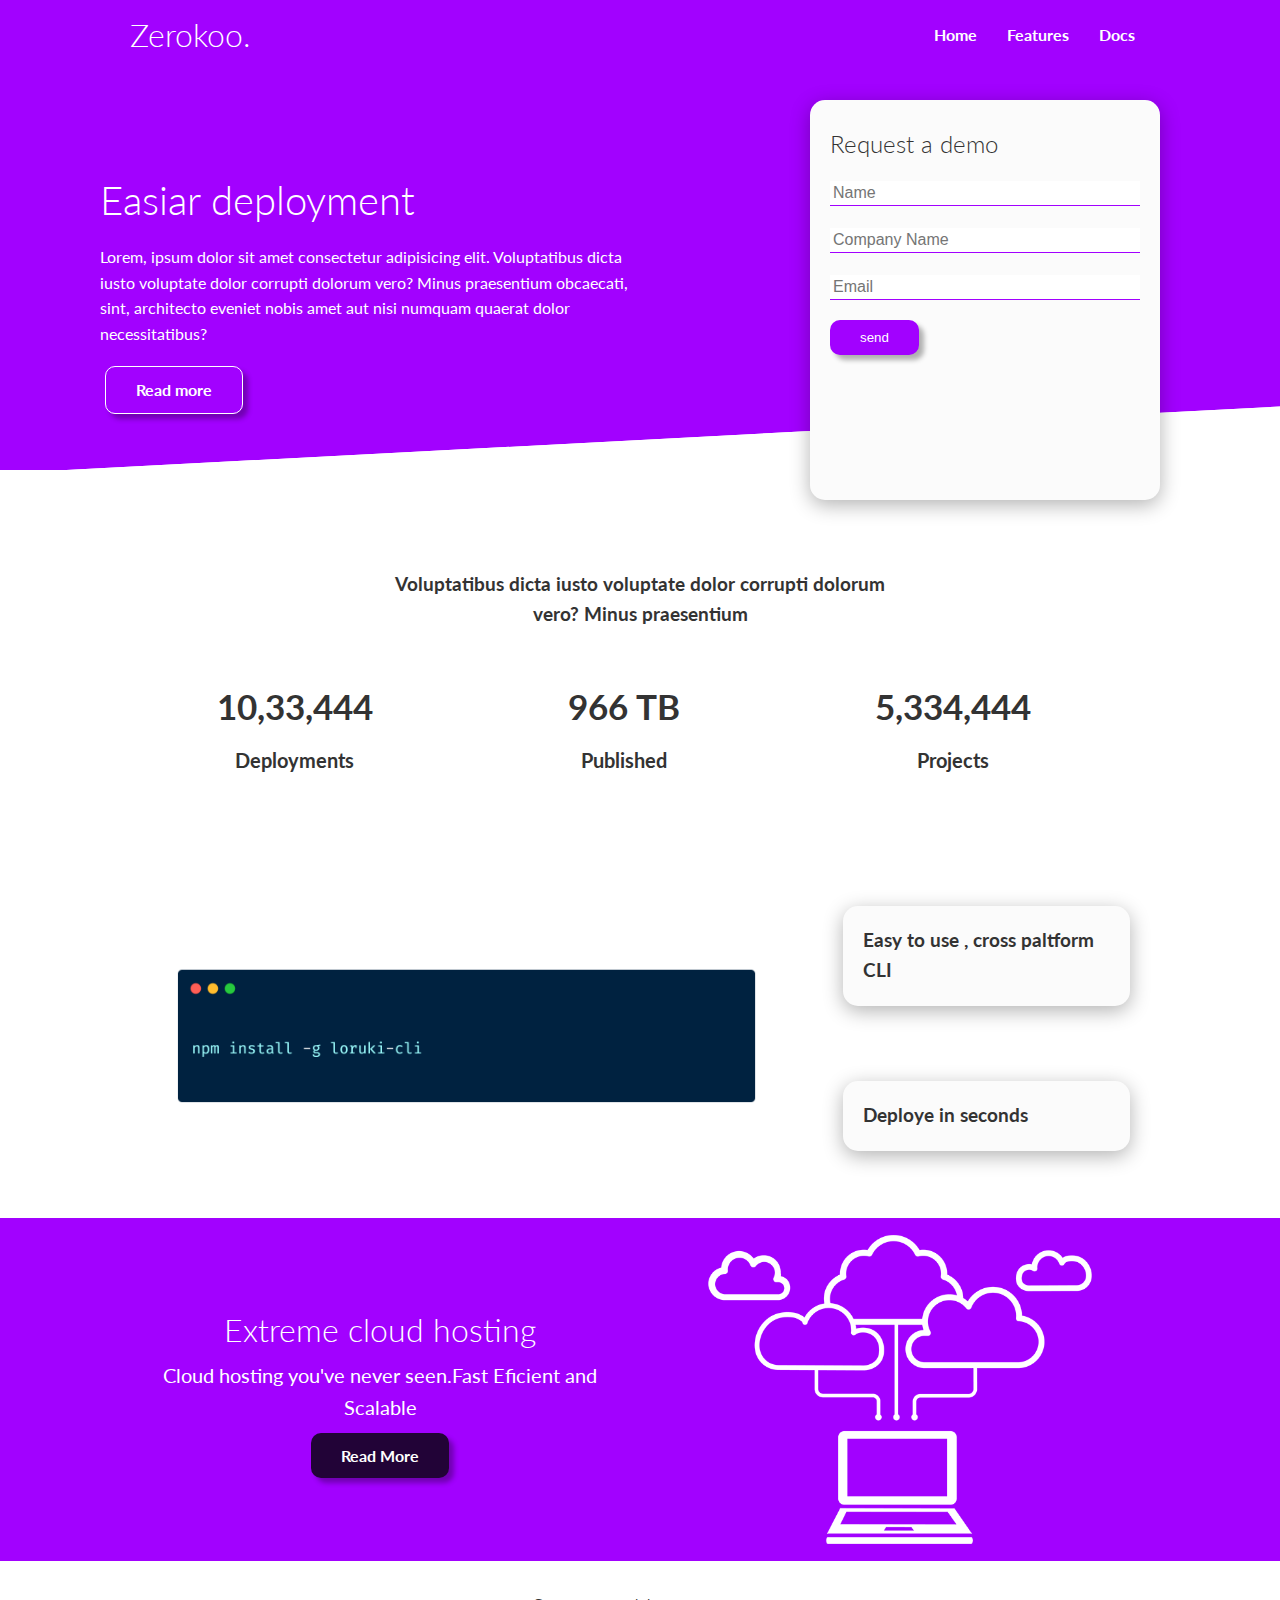
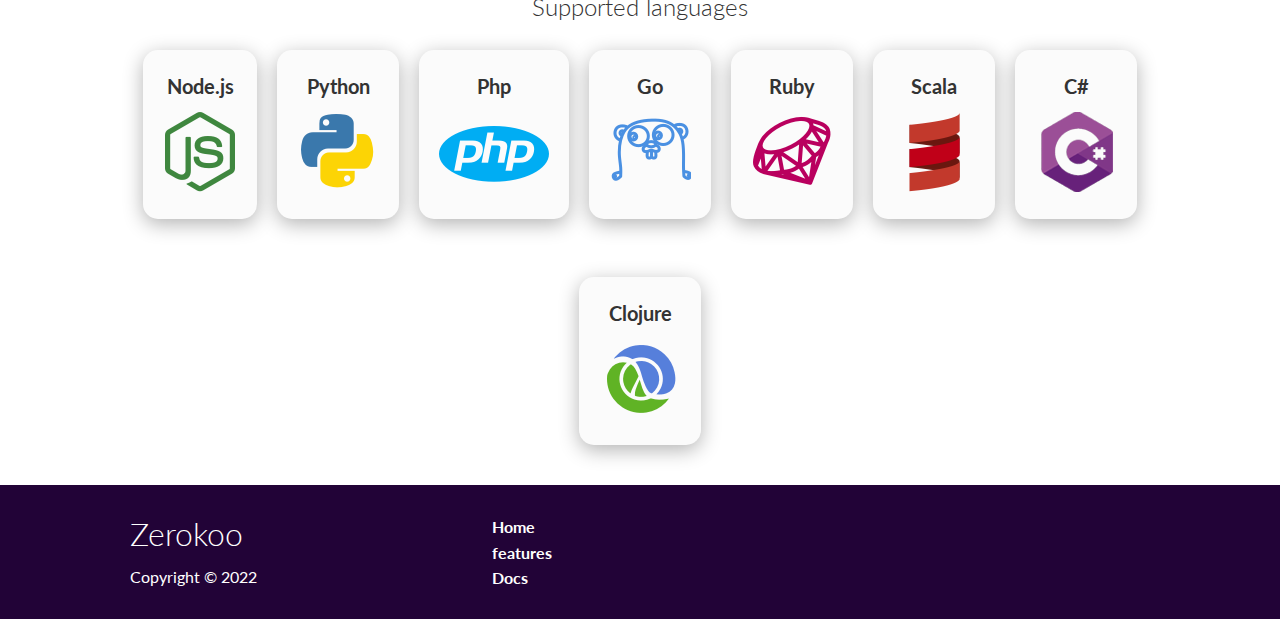
<file: index.html>
<!DOCTYPE html>
<html lang="en">
<head>
    <meta charset="UTF-8">
    <meta http-equiv="X-UA-Compatible" content="IE=edge">
    <meta name="Author" content="Arjun Suresh">
    <meta name="credits" content="Traversy meadia-youtube">
    <meta name="description" content="A clone of Heroku that is a hosting website it named as Zerokoo">
    <meta name="viewport" content="width=device-width, initial-scale=1.0">
    <link rel="stylesheet" href="https://cdnjs.cloudflare.com/ajax/libs/font-awesome/6.1.1/css/all.min.css" integrity="sha512-KfkfwYDsLkIlwQp6LFnl8zNdLGxu9YAA1QvwINks4PhcElQSvqcyVLLD9aMhXd13uQjoXtEKNosOWaZqXgel0g==" crossorigin="anonymous" referrerpolicy="no-referrer" />
    <link rel="stylesheet" href="css/style.css">
    <link rel="stylesheet" href="css/utilities.css">
    <link rel="icon" type="image/x-icon" href="images/logos/ze.jpg">
    <title>Zerokoo | Cloud Hosting</title>
</head>
<body>
    <!--navigation bar-->
    <div class="navbar">
        <div class="container flex">
            <h1 class="logo">Zerokoo.</h1>
            <nav>
                <ul>
                    <li><a href="index.html">Home</a></li>
                    <li><a href="features.html">Features</a></li>
                    <li><a href="docs.html">Docs</a></li>
                </ul>
            </nav>
        </div>
    </div>

    <!--Showcase-->

    <section class="showcase">
        <div class="container grid">
            <div class="showcase-text">
                <h1>Easiar deployment</h1>
                <p>Lorem, ipsum dolor sit amet consectetur adipisicing elit. Voluptatibus dicta iusto voluptate dolor corrupti dolorum vero? Minus praesentium
                 obcaecati, sint, architecto eveniet nobis amet aut nisi numquam quaerat dolor necessitatibus?</p>
                <a href="features.html" class="btn btn-outline">Read more</a>
            </div>
            <div class="showcase-form card">
                <h2>Request a demo</h2>
                <form>
                    <div class="form-control">
                        <input type="text" name="name" placeholder="Name" required>
                    </div>
                    <div class="form-control">
                        <input type="text" name="company" placeholder="Company Name" required>
                    </div>
                    <div class="form-control">
                        <input type="email" name="email" placeholder="Email" required>
                    </div>
                    <input type="submit" value="send" class="btn btn-primary">
                </form>
            </div>
        </div>
    </section>

    <!--stats-->

    <section class="stats">
        <div class="container">
            <h3 class="stats-heading text-center my-1">
                Voluptatibus dicta iusto voluptate dolor corrupti dolorum vero? Minus praesentium
            </h3>
            <div class="grid grid-3 text-center my-4">
                <div>
                    <i class="fas fa-server fa-3x icon-color"></i>
                    <h3>10,33,444</h3>
                    <p class="text-secondery">Deployments</p>
                </div>
                <div>
                    <i class="fas fa-upload fa-3x icon-color"></i>
                    <h3>966 TB</h3>
                    <p class="text-secondery">Published</p>
                </div>
                <div>
                    <i class="fas fa-project-diagram fa-3x icon-color"></i>
                    <h3>5,334,444</h3>
                    <p class="text-secondery">Projects</p>
                </div>
            </div>
        </div>
    </section>

    <!--CLI image-->

    <section class="cli">
        <div class="container grid">
            <img src="images/cli.png" alt="image">
            <div class="card">
                <h3>Easy to use , cross paltform CLI</h3>
            </div>
            <div class="card">
                <h3>Deploye in seconds</h3>
            </div>
        </div>
    </section>

    <!--cloud-->

    <section class="cloud bg-primary my-2 py-2">
        <div class="container grid">
            <div class="text-center">
                <h2 class="lg">Extreme cloud hosting</h2>
                <p class="lead my-1">Cloud hosting you've never seen.Fast Eficient and Scalable</p>
                <a href="features.html" class="btn btn-dark">Read More</a>
            </div>
            <img src="images/cloud.png" alt="">
        </div>
    </section>

    <!--languages-->

    <section class="language">
        <h2 class="md text-center my-2">
            Supported languages
        </h2>
        <div class="container flex">
            <div class="card">
                <h4>Node.js</h4>
                <img src="images/logos/node.png" alt="">
            </div>
            <div class="card">
                <h4>Python</h4>
                <img src="images/logos/python.png" alt="">
            </div>
            <div class="card">
                <h4>Php</h4>
                <img src="images/logos/php.png" alt="">
            </div>
            <div class="card">
                <h4>Go</h4>
                <img src="images/logos/go.png" alt="">
            </div>
            <div class="card">
                <h4>Ruby</h4>
                <img src="images/logos/ruby.png" alt="">
            </div>
            <div class="card">
                <h4>Scala</h4>
                <img src="images/logos/scala.png" alt="">
            </div>
            <div class="card">
                <h4>C#</h4>
                <img src="images/logos/csharp.png" alt="">
            </div>
            <div class="card">
                <h4>Clojure</h4>
                <img src="images/logos/clojure.png" alt="">
            </div>
        </div>
    </section>

    
    <!--footer-->

    <footer class="footer bg-dark py-5">
        <div class="container grid grid-3">
            <div>
                <h1>Zerokoo</h1>
                <p>Copyright &copy; 2022</p>
            </div>
            <nav>
                <ul>
                    <li><a href="index.html">Home</a></li>
                    <li><a href="features.html">features</a></li>
                    <li><a href="docs.html">Docs</a></li>
                </ul>
            </nav>
            <div class="social">
                <a href="#"><i class="fab fa-github fa-2x icon-color"></i></a>
                <a href="#"><i class="fab fa-facebook fa-2x icon-color"></i></a>
                <a href="#"><i class="fab fa-instagram fa-2x icon-color"></i></a>
                <a href="#"><i class="fab fa-twitter fa-2x icon-color"></i></a>
            </div>
        </div>
    </footer>

</body>
</html>
</file>
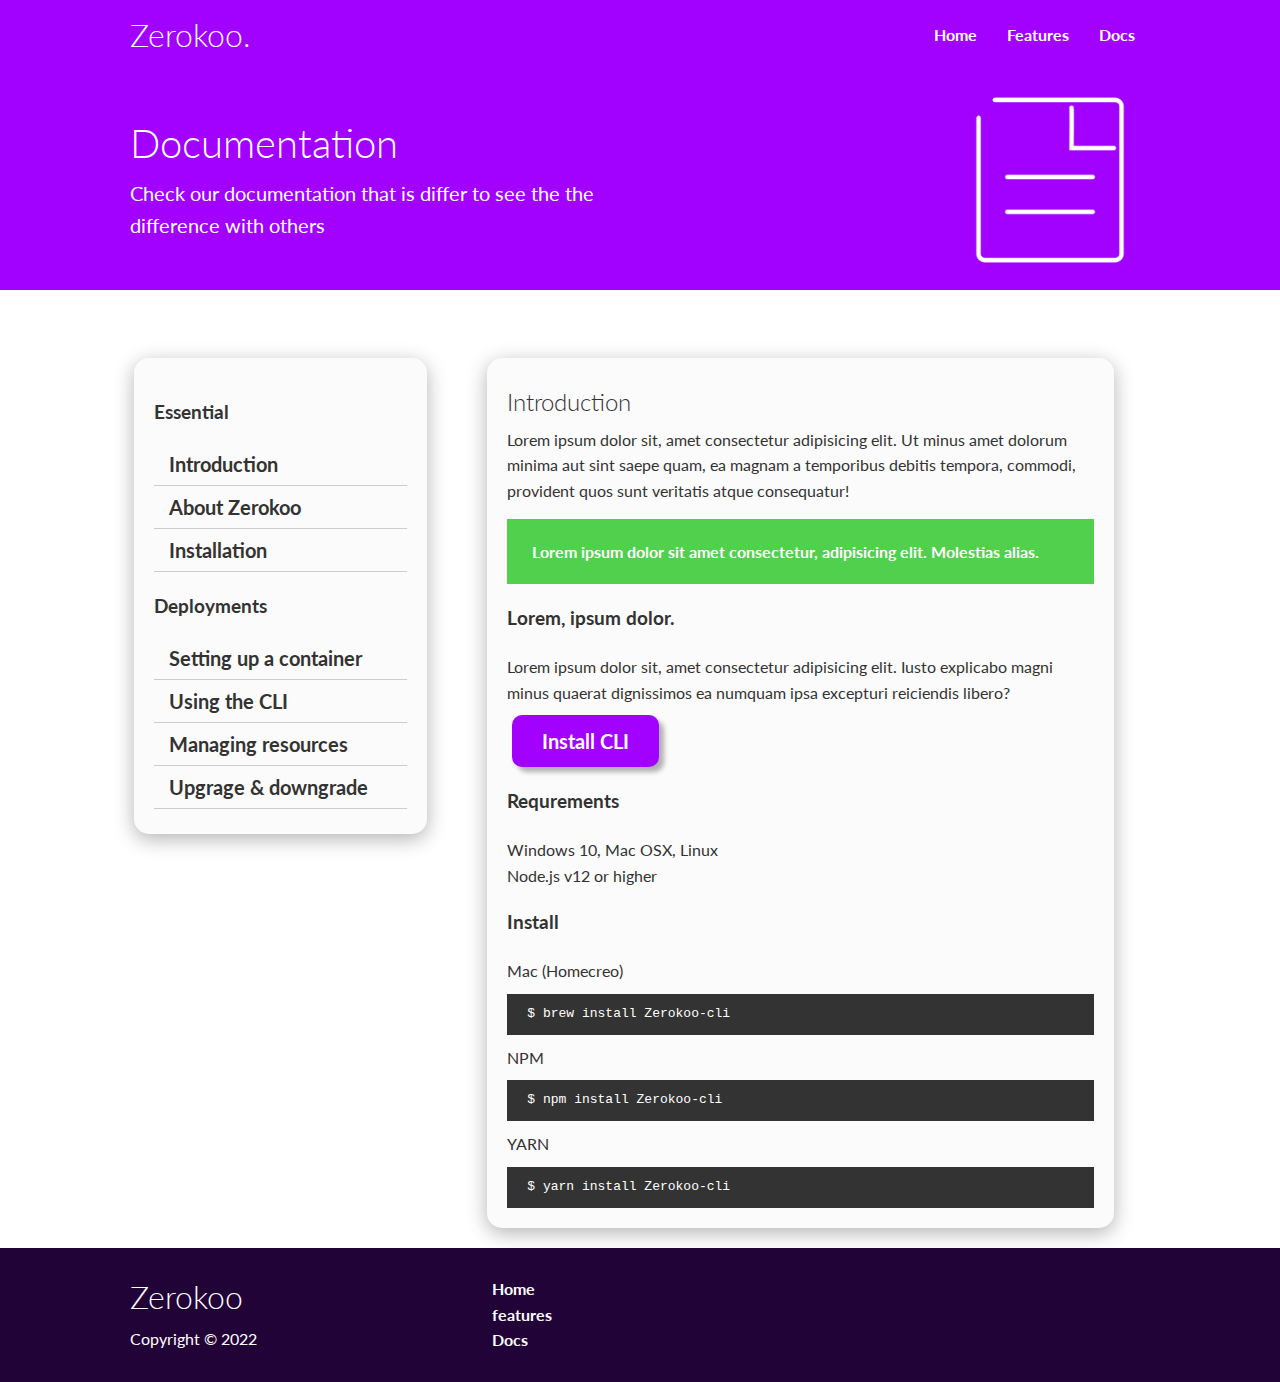
<file: docs.html>
<!DOCTYPE html>
<html lang="en">
<head>
    <meta charset="UTF-8">
    <meta http-equiv="X-UA-Compatible" content="IE=edge">
    <meta name="viewport" content="width=device-width, initial-scale=1.0">
    <link rel="stylesheet" href="https://cdnjs.cloudflare.com/ajax/libs/font-awesome/6.1.1/css/all.min.css" integrity="sha512-KfkfwYDsLkIlwQp6LFnl8zNdLGxu9YAA1QvwINks4PhcElQSvqcyVLLD9aMhXd13uQjoXtEKNosOWaZqXgel0g==" crossorigin="anonymous" referrerpolicy="no-referrer" />
    <link rel="stylesheet" href="css/style.css">
    <link rel="stylesheet" href="css/utilities.css">
    <title>Heroku | Cloud Hosting</title>
</head>
<body>
    <!--navigation bar-->
    <div class="navbar">
        <div class="container flex">
            <h1 class="logo">Zerokoo.</h1>
            <nav>
                <ul>
                    <li><a href="index.html">Home</a></li>
                    <li><a href="features.html">Features</a></li>
                    <li><a href="docs.html">Docs</a></li>
                </ul>
            </nav>
        </div>
    </div>

    <!--Head-->

    <section class="docs-head bg-primary py-3">
        <div class="container grid">
            <div>
                <h1 class="xl">Documentation</h1>
                <p class="lead">
                    Check our documentation that is differ to see the the difference with others
                </p>
            </div>
            <img src="images/docs.png" alt="">
        </div>

    </section>

    <!--docs main-->

    <section class="docs-main my-4">
        <div class="container grid">
            <div class="card py-5">
                <h3 class="my-2">Essential</h3>
                <nav>
                    <ul>
                        <li><a href="#">Introduction</a></li>
                        <li><a href="#">About Zerokoo</a></li>
                        <li><a href="#">Installation</a></li>
                    </ul>
                </nav>
                <h3 class="my-2">Deployments</h3>
                <nav>
                    <ul>
                        <li><a href="#">Setting up a container</a></li>
                        <li><a href="#">Using the CLI</a></li>
                        <li><a href="#">Managing resources</a></li>
                        <li><a href="#">Upgrage & downgrade </a></li>
                    </ul>
                </nav>

            </div>
            <div class="card">
                <h2>Introduction</h2>
                <p>Lorem ipsum dolor sit, amet consectetur adipisicing elit. Ut minus amet dolorum minima aut sint
                     saepe quam, ea magnam a temporibus debitis tempora, commodi, provident quos sunt veritatis atque consequatur!
                </p>
               
                <div class="alert alert-success">
                    <i class="fas fa-info icon-color"></i>
                    Lorem ipsum dolor sit amet consectetur, adipisicing elit. Molestias alias.
                </div>
                
                <h3>Lorem, ipsum dolor.</h3>
                <p>Lorem ipsum dolor sit, amet consectetur adipisicing elit. Iusto explicabo magni minus quaerat dignissimos ea numquam ipsa excepturi reiciendis libero?
                </p>
                <a href="#" class="btn"style="background-color: var(--primary-color);
                color: #fff;">Install CLI</a>

                <h3>Requrements</h3>
                <ul>
                    <li>Windows 10, Mac OSX, Linux</li>
                    <li>Node.js v12 or higher</li>
                </ul>

                <h3>Install</h3>
                <p>Mac (Homecreo)</p>
                <pre><code>$ brew install Zerokoo-cli</code></pre>
                <p>NPM</p>
                <pre><code>$ npm install Zerokoo-cli</code></pre>
                <p>YARN</p>
                <pre><code>$ yarn install Zerokoo-cli</code></pre>

            </div>
        </div>

    </section>

    <!--footer-->

    <footer class="footer bg-dark py-5">
        <div class="container grid grid-3">
            <div>
                <h1>Zerokoo</h1>
                <p>Copyright &copy; 2022</p>
            </div>
            <nav>
                <ul>
                    <li><a href="index.html">Home</a></li>
                    <li><a href="features.html">features</a></li>
                    <li><a href="docs.html">Docs</a></li>
                </ul>
            </nav>
            <div class="social">
                <a href="#"><i class="fab fa-github fa-2x icon-color"></i></a>
                <a href="#"><i class="fab fa-facebook fa-2x icon-color"></i></a>
                <a href="#"><i class="fab fa-instagram fa-2x icon-color"></i></a>
                <a href="#"><i class="fab fa-twitter fa-2x icon-color"></i></a>
            </div>
        </div>
    </footer>

</body>
</html>
</file>
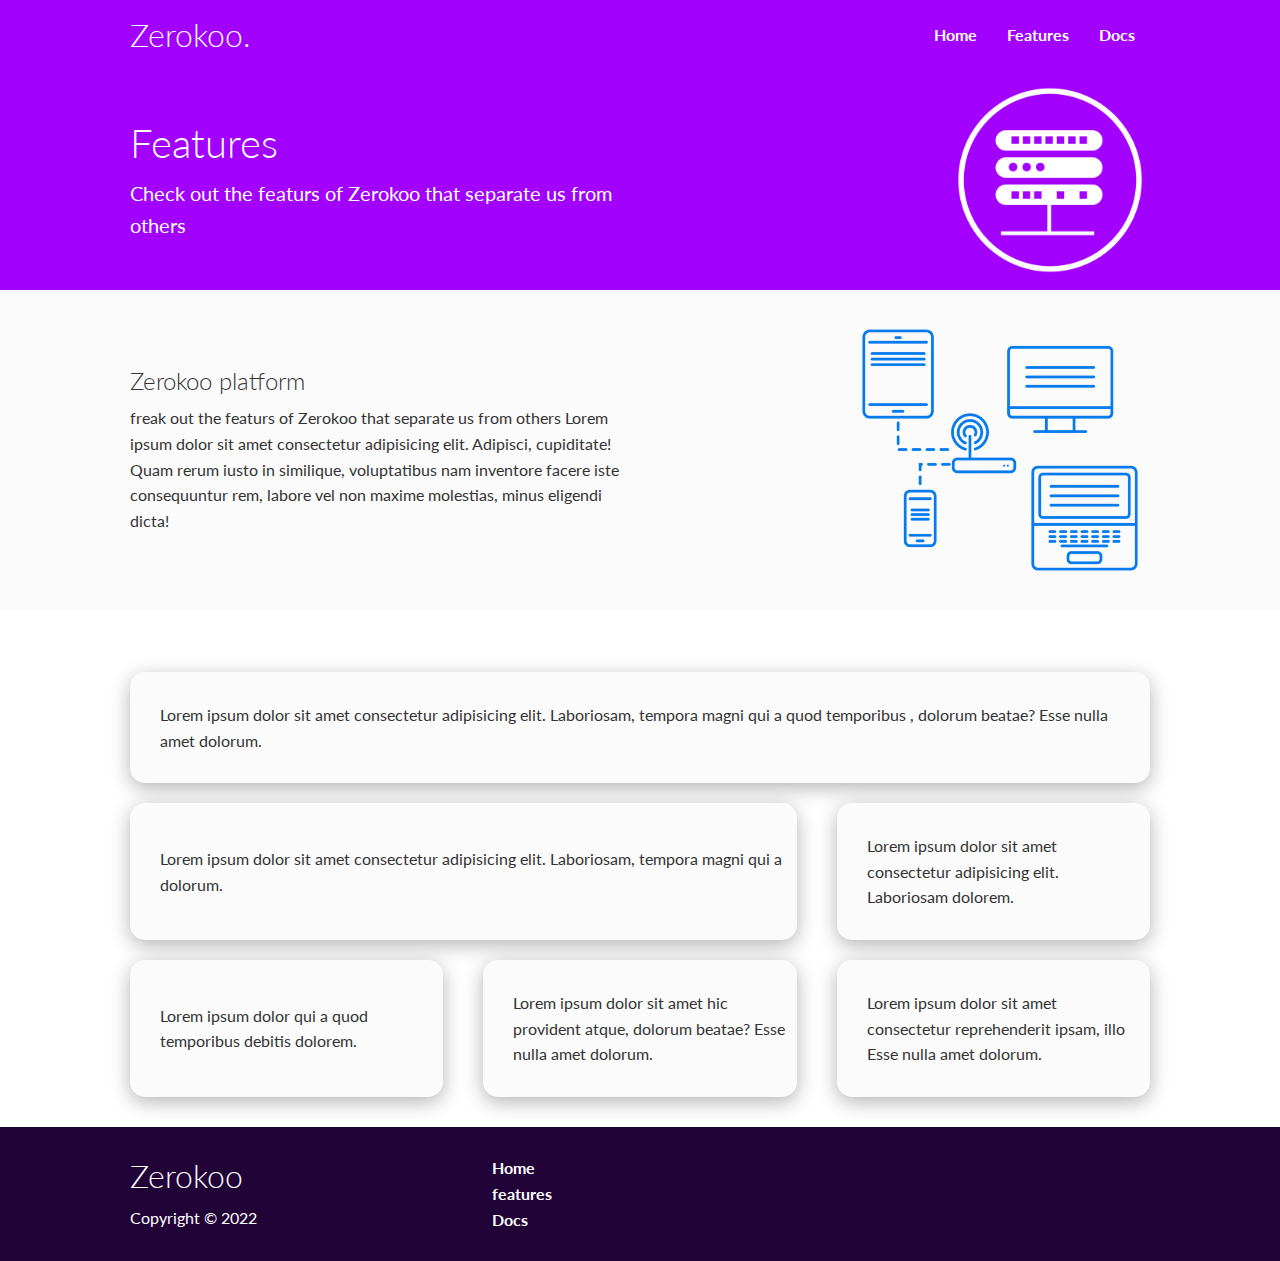
<file: features.html>
<!DOCTYPE html>
<html lang="en">
<head>
    <meta charset="UTF-8">
    <meta http-equiv="X-UA-Compatible" content="IE=edge">
    <meta name="viewport" content="width=device-width, initial-scale=1.0">
    <link rel="stylesheet" href="https://cdnjs.cloudflare.com/ajax/libs/font-awesome/6.1.1/css/all.min.css" integrity="sha512-KfkfwYDsLkIlwQp6LFnl8zNdLGxu9YAA1QvwINks4PhcElQSvqcyVLLD9aMhXd13uQjoXtEKNosOWaZqXgel0g==" crossorigin="anonymous" referrerpolicy="no-referrer" />
    <link rel="stylesheet" href="css/style.css">
    <link rel="stylesheet" href="css/utilities.css">
    <title>Heroku | Cloud Hosting</title>
</head>
<body>
    <!--navigation bar-->
    <div class="navbar">
        <div class="container flex">
            <h1 class="logo">Zerokoo.</h1>
            <nav>
                <ul>
                    <li><a href="index.html">Home</a></li>
                    <li><a href="features.html">Features</a></li>
                    <li><a href="docs.html">Docs</a></li>
                </ul>
            </nav>
        </div>
    </div>

    <!--Head-->

    <section class="features-head bg-primary py-3">
        <div class="container grid">
            <div>
                <h1 class="xl">Features</h1>
                <p class="lead">
                    Check out the featurs of Zerokoo that separate us from others
                </p>
            </div>
            <img src="images/server.png" alt="">
        </div>

    </section>

    <!--Sub-Head-->

    <section class="features-sub-head bg-light py-3">
        <div class="container grid">
            <div>
                <h1 class="md">Zerokoo platform</h1>
                <p>
                    freak out the featurs of Zerokoo that separate us from others
                    Lorem ipsum dolor sit amet consectetur adipisicing elit. Adipisci, cupiditate! Quam rerum iusto in similique, voluptatibus nam inventore facere iste consequuntur rem, labore vel non maxime molestias, minus eligendi dicta!
                </p>
            </div>
            <img src="images/server2.png" alt="">
        </div>
    </section>

    <!--Main section-->

    <section class="features-main my-2">
        <div class="container grid grid-3">
            <div class="card flex">
                <i class="fas fa-server fa-3x icon-color"></i>
                <p>Lorem ipsum dolor sit amet consectetur adipisicing elit. Laboriosam, tempora magni qui a quod temporibus , dolorum beatae? Esse nulla amet dolorum.</p>
            </div>
            <div class="card flex">
                <i class="fas fa-database fa-3x icon-color"></i>
                <p>Lorem ipsum dolor sit amet consectetur adipisicing elit. Laboriosam, tempora magni qui a dolorum.</p>
            </div>
            <div class="card flex">
                <i class="fas fa-computer fa-3x icon-color"></i>
                <p>Lorem ipsum dolor sit amet consectetur adipisicing elit. Laboriosam dolorem.</p>
            </div>
            <div class="card flex">
                <i class="fas fa-power-off fa-3x icon-color"></i>
                <p>Lorem ipsum dolor qui a quod temporibus debitis dolorem.</p>
            </div>
            <div class="card flex">
                <i class="fas fa-upload fa-3x icon-color"></i>
                <p>Lorem ipsum dolor sit amet hic provident atque, dolorum beatae? Esse nulla amet dolorum.</p>
            </div>
            <div class="card flex">
                <i class="fas fa-server fa-3x icon-color"></i>
                <p>Lorem ipsum dolor sit amet consectetur reprehenderit ipsam, illo Esse nulla amet dolorum.</p>
            </div>
        </div>
    </section>
    <!--footer-->

    <footer class="footer bg-dark py-5">
        <div class="container grid grid-3">
            <div>
                <h1>Zerokoo</h1>
                <p>Copyright &copy; 2022</p>
            </div>
            <nav>
                <ul>
                    <li><a href="index.html">Home</a></li>
                    <li><a href="features.html">features</a></li>
                    <li><a href="docs.html">Docs</a></li>
                </ul>
            </nav>
            <div class="social">
                <a href="#"><i class="fab fa-github fa-2x icon-color"></i></a>
                <a href="#"><i class="fab fa-facebook fa-2x icon-color"></i></a>
                <a href="#"><i class="fab fa-instagram fa-2x icon-color"></i></a>
                <a href="#"><i class="fab fa-twitter fa-2x icon-color"></i></a>
            </div>
        </div>
    </footer>

</body>
</html>
</file>
<file: css/style.css>
@import url('https://fonts.googleapis.com/css2?family=Lato:wght@300&display=swap');

:root{
  --primary-color:#a201ff;
  --secondary-color:#d64101;
  --dark-color:#220337;
  --light-color:#fbfbfb;
  --success-color:#51d04e;
  --error-color:#ce3c3c;
}

*{
  box-sizing: border-box;
  padding: 0;
  margin: 0;
}

body{
  font-family: 'Lato',sans-serif;
  color:#333;
  line-height: 1.6;
}

ul{
  list-style-type: none;
}

a{
  text-decoration: none;
  color: #333;
}

h1,h2{
  font-weight: 300;
  line-height: 1.2;
  margin:10px 0;
}

p{
  margin:10px 0;
}

img{
  width: 100%;
}
/* nav bar*/

.navbar{
  background-color:var(--primary-color);
  color: white;
  height: 70px;
}
.navbar ul {
  display: flex;
}
a{
  color:#fff;
  font-weight: bold;
  padding: 10px;
  margin:0 5px;
}

.navbar a{
  transition: border-bottom 0.1s ease;
}

.navbar a:hover{
  border-bottom: 3px solid white;
}

.navbar .flex{
  justify-content: space-between;
}

/* showcase*/

.showcase{
  height: 400px;
  background-color: var(--primary-color);
  color: #fff;
  position: relative;
}
.showcase h1{
  font-size: 40px;
}
.showcase p{
  margin: 20px 0;
}
.showcase .grid{
  overflow: visible;
  grid-template-columns: 50% 50%;
  padding: 0 20px;
}

.showcase-text{
  animation: slideInFromLeft 1s ease-in;
}

.showcase-form{
  position: relative;
  top: 10px;
  height: 400px;
  width: 350px;
  padding: 50px;
  z-index: 100;
  justify-self:flex-end;
  animation: slideInFromRight 1s ease-in;
}
.showcase-form .form-control{
  margin:20px 0;
}
.showcase-form input[type="text"],
.showcase-form input[type="email"]{
  border: 0;
  border-bottom: 1px solid var(--primary-color);
  width: 100%;
  padding:3px;
  font-size: 16px;
}
.showcase-form input:focus{
  outline: none;
}

.showcase::before,
.showcase::after{
  content: '';
  position:absolute;
  height: 100px;
  bottom: -70px;
  right: 0;
  left: 0;
  background-color:#fff;
  -webkit-transform:skewY(-3deg);
  -moz-transform:skewY(-3deg);
  transform:skewY(-3deg);
}


/*stats*/

.stats{
  padding: 100px;
  animation: slideInFromBottom 1s ease-in;
}
.stats-heading{
  max-width: 500px;
  margin: auto;
}
.stats .grid h3{
  font-size: 35px;
}
.stats .grid p{
  font-size: 20px;
  font-weight: bold ;
}
.my-1{
  margin-top:1rem 0;
}
.my-2{
  margin-top:2rem;
}
.my-4{
  margin: 3rem 2rem 0 0;
}
.py-3{
  padding: 10px;
}
.py-5{
  padding: 20px;
}

/*cli*/

.cli .grid{
  grid-template-columns: repeat(3,1fr);
  grid-template-rows: repeat(2,1fr);
}

.cli .grid > *:first-child{
  grid-column: 1 /span 2 ;
  grid-row: 1 /span 2;
}

/*Cloud*/

.cloud .grid{
  grid-template-columns: 4fr,3fr;
}

/*Languages*/

 .language .flex{
  flex-wrap: wrap;
}

.language .card{
  text-align: center;
  margin:18px 10px 40px;
  transition: transform 0.2s ease-in;
  cursor: pointer;
}

.language .card h4{
  font-size: 20px;
  margin-bottom: 10px;
}
.language .card:hover{
  transform:translateY(-15px);
}

/*Features*/

.features-main .card{
  padding: 10px;
  margin: 10px;
}

.features-head img{
  width: 200px;
  justify-self: end;
}
.docs-head img{
  width: 200px;
  justify-self: end;
}

.features-sub-head img{
  width: 300px;
  justify-self: flex-end;
}

.features-main .card > i{
  margin-right: 20px;
}
.features-main .grid{
  padding: 30px;
}
/*spanning cards*/
.features-main .grid > *:first-child{
  grid-column: 1 /span 3 ;
  grid-row: 1 /span 2;
}
.features-main .grid > *:nth-child(2){
  grid-column: 1 /span 2 ;
}

/*Docs*/

 .docs-main a{
  color: #333;
  font-size: 20px;
  text-decoration: none;
}

.docs-main h3{
  margin: 20px 0;
}
.docs-main .grid{
  grid-template-columns: 1fr 2fr;
  align-items: flex-start;
}
.docs-main nav li{
  font-size: 17px;
  padding-bottom: 5px;
  margin-bottom: 5px;
  border-bottom: 1px #ccc solid;
}
.docs-main a:hover{
  font-weight:lighter;
}

/*Footer*/

.footer ul{
  font-size: 16px;
}
.footer .social a{
  margin: 0 5px;
}
.footer .icon-color{
  color: #fff;
}

/*Animations*/

@keyframes slideInFromLeft{
  0%{
    transform: translateX(-100%);
  }
  100%{
    transform: translateX(0%);
  }
}
@keyframes slideInFromRight{
  0%{
    transform: translateX(100%);
  }
  100%{
    transform: translateX(0%);
  }
}
@keyframes slideInFromTop{
  0%{
    transform: translateY(-100%);
  }
  100%{
    transform: translateY(0%);
  }
}
@keyframes slideInFromBottom{
  0%{
    transform: translateY(100%);
  }
  100%{
    transform: translateY(0%);
  }
}



/*Tablet and under*/

@media (max-width:768px){
  .grid,
  .showcase .grid,
  .stats .grid,
  .cli .grid,
  .cloud .grid,
  .features-main .grid,
  .docs-main .grid{
    grid-template-columns: 1fr;
    grid-template-rows: 1fr;
  }
  
  .showcase{
    height: auto;
  }
  .showcase-text{
    text-align: center;
    margin-top: 40px;
    animation: slideInFromTop 1s ease-in;
  }
  .showcase-form{
    justify-self: center;
    animation: slideInFromBottom 1s ease-in;
  }
  .cli .grid > *:first-child{
    grid-column: 1;
    grid-row: 1;
  }
  .features-head,
  .features-sub-head,
  .docs-head{
    text-align: center;
  }

  .features-head img,
  .features-sub-head img,
  .docs-head img{
    justify-self: center;
  }
  .features-main .grid > *:first-child,
  .features-main .grid >*:nth-child(2){
    grid-column: 1;
  }
  
}

/*Mobile*/

@media (max-width:500px){
  .navbar{
    height: 110px;
  }
  .navbar .flex{
    flex-direction: column;
  }
  .navbar ul{
    padding: 10px;
    background-color: rgba(0,0,0,0.1);
  }
  .showcase-form{
    justify-self: center;
  }
  
}
</file>
<file: css/utilities.css>
/*Utilitees*/

.icon-color{
  color: var(--dark-color);
  transition: transform 1s ease;
}
.icon-color:hover{
  transform: rotate(45deg);
}

.card{
    background-color: var(--light-color);
    color:#333;
    border-radius:15px;
    box-shadow: 0 5px 20px rgba(0, 0, 0, 0.3);
    padding: 20px;
    margin: 20px;
    transition: transform 1s ease;
  }
  
  .btn{
    display:inline-block;
    padding: 10px 30px;
    cursor:pointer;
    background-color: var(--primary-color);
    color: #fff;
    border-radius: 10px;
    box-shadow: 5px 5px 5px rgba(0, 0, 0, 0.3);
    border: none;
    transition: transform 0.4s ease-in;
  }

  .btn-outline{
    background-color: transparent;
    border: 1px solid #fff;
  }
  .btn:hover{
    transform: scale(1.1);;
  }

  /*Background & button color*/
  .bg-primary,
  .btn-primary{
    background-color: var(--primary-color);
    color: #fff;
  }

  .bg-secondary,
  .btn-secondary{
    background-color: var(--secondary-color);
    color: #fff;
  }
  .bg-dark,
  .btn-dark{
    background-color: var(--dark-color);
    color: #fff;
  }
  .bg-light,
  .btn-light{
    background-color: var(--light-color);
    color: #333;
  }
  .bg-primary a,
  .btn-primary a,
  .bg-secondary a,
  .btn-secondary a,
  .bg-dark a,
  .btn-dark a,
  .bg-light a,
  .btn-light a{
    color:#fff;
  }

  /*text size*/

  .lead{
    font-size: 20px;
  }
  .sm{
    font-size: 1rem;
  }
  .md{
    font-size: 1.5rem;
  }
  .lg{
    font-size: 2rem;
  }
  .xl{
    font-size: 2.5rem;
  }
  

  .container{
    max-width: 1100px;
    margin: 0px auto;
    overflow: auto;
    padding:0px 40px;
  }

  .text-center{
    text-align: center;
  }

  /*Alert*/
  .alert{
    background-color:bisque;
    padding: 20px 10px;
    font-weight: bold;
    margin: 15px 0;
  }
  .alert i{
    margin-right: 15px;
  }
  .alert-success{
    background-color: var(--success-color);
    color: #fff;
  }
  .alert-error{
    background-color: var(--error-color);
    color: #fff;
  }

  code,
  pre{
    background-color: #333;
    padding: 10px;
    color: #fff;
  }


  .flex{
    display: flex;
    justify-content:center;
    align-items: center;
    height: 100%;
  }
  .grid{
    display: grid;
    gap: 20px;
    justify-content: center;
    align-items:center;
    height: 100%;
    grid-template-columns:repeat(2,1fr);
  }
  .grid-3{
    grid-template-columns: repeat(3,1fr);
  }

  /* margin */
</file>
